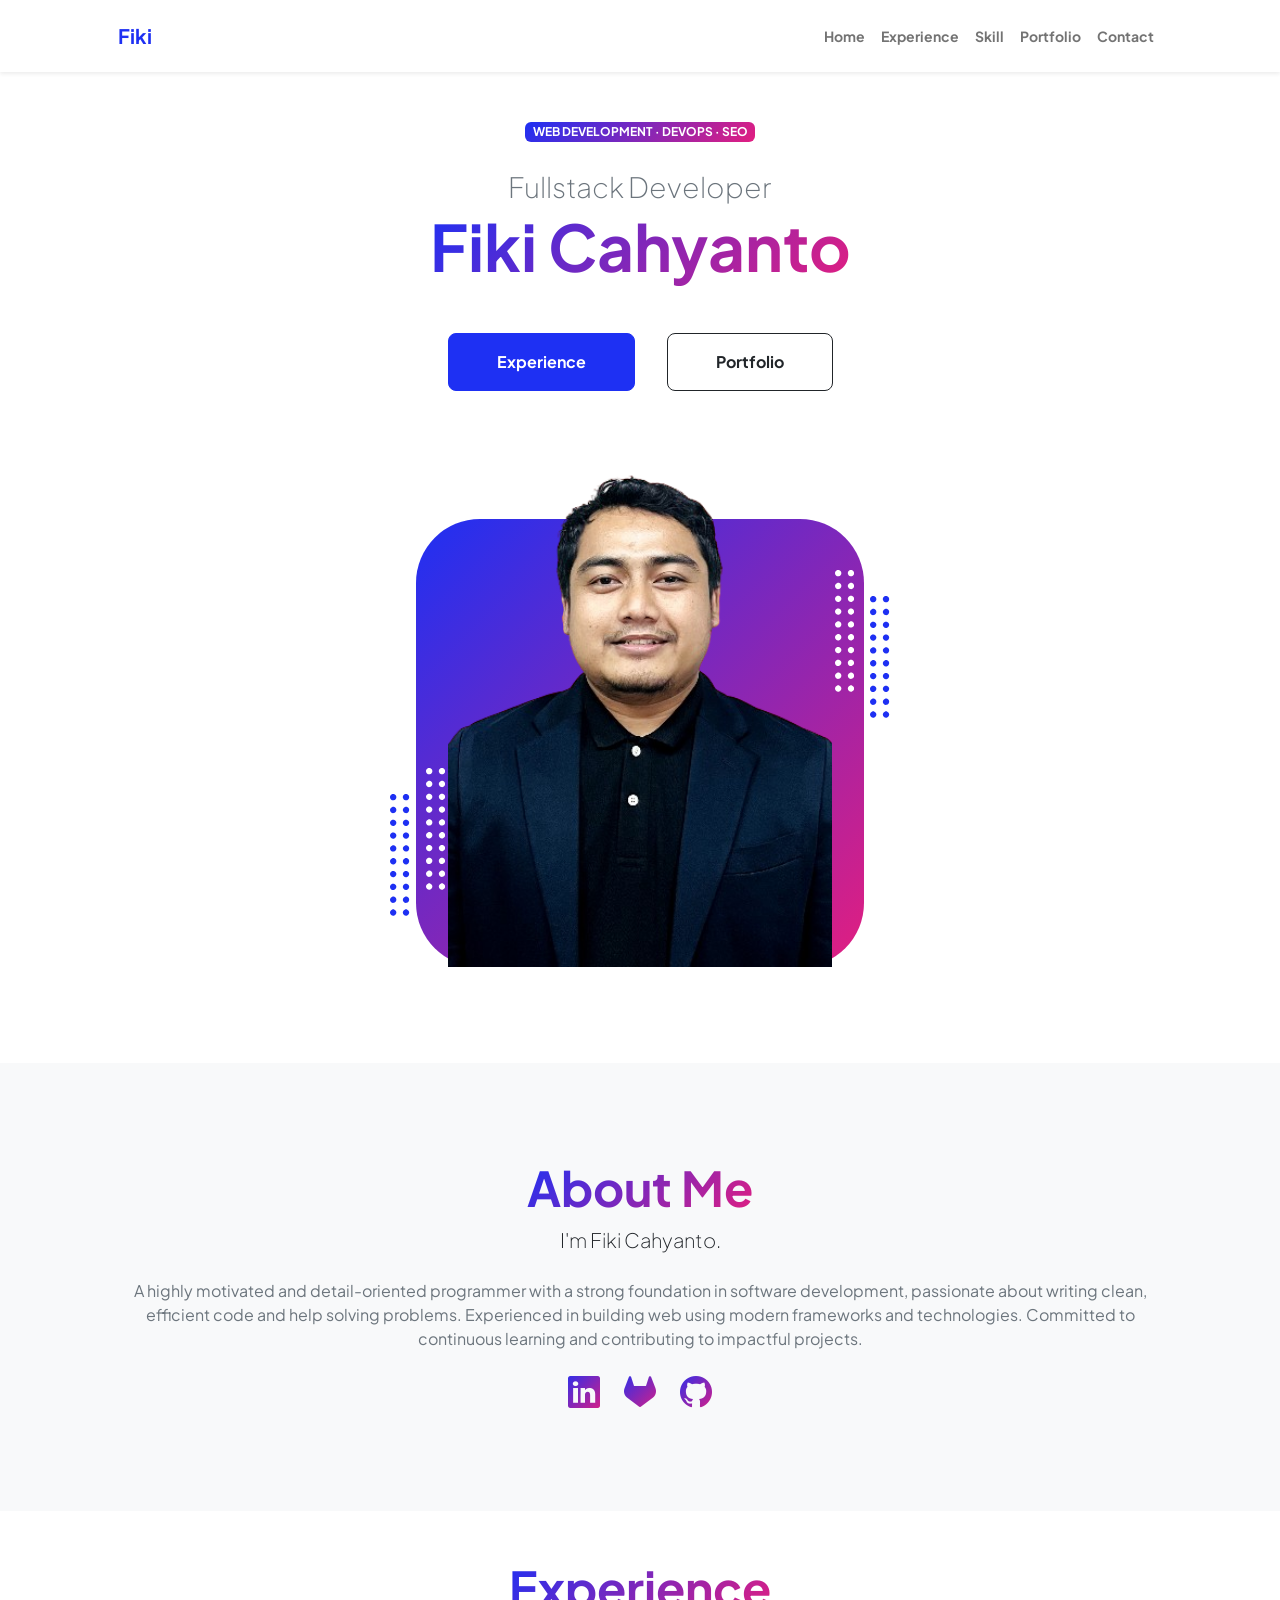
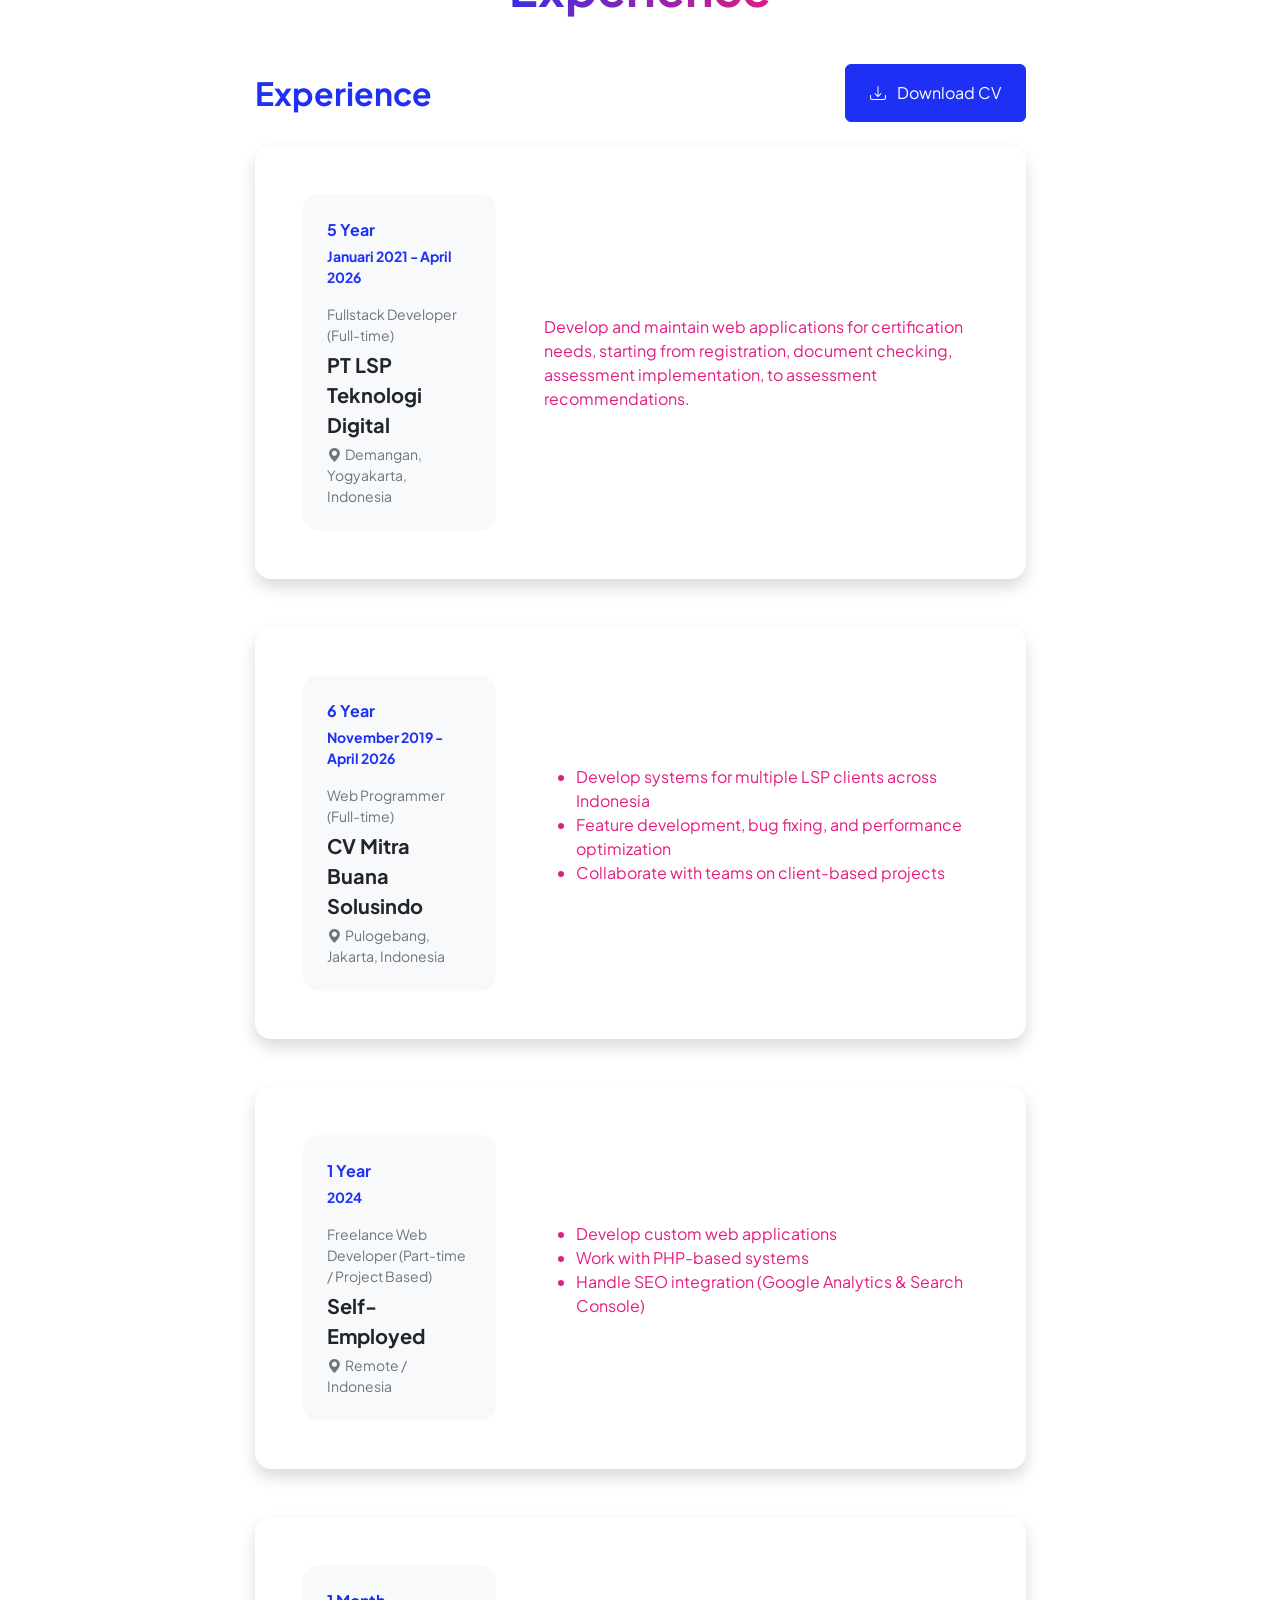
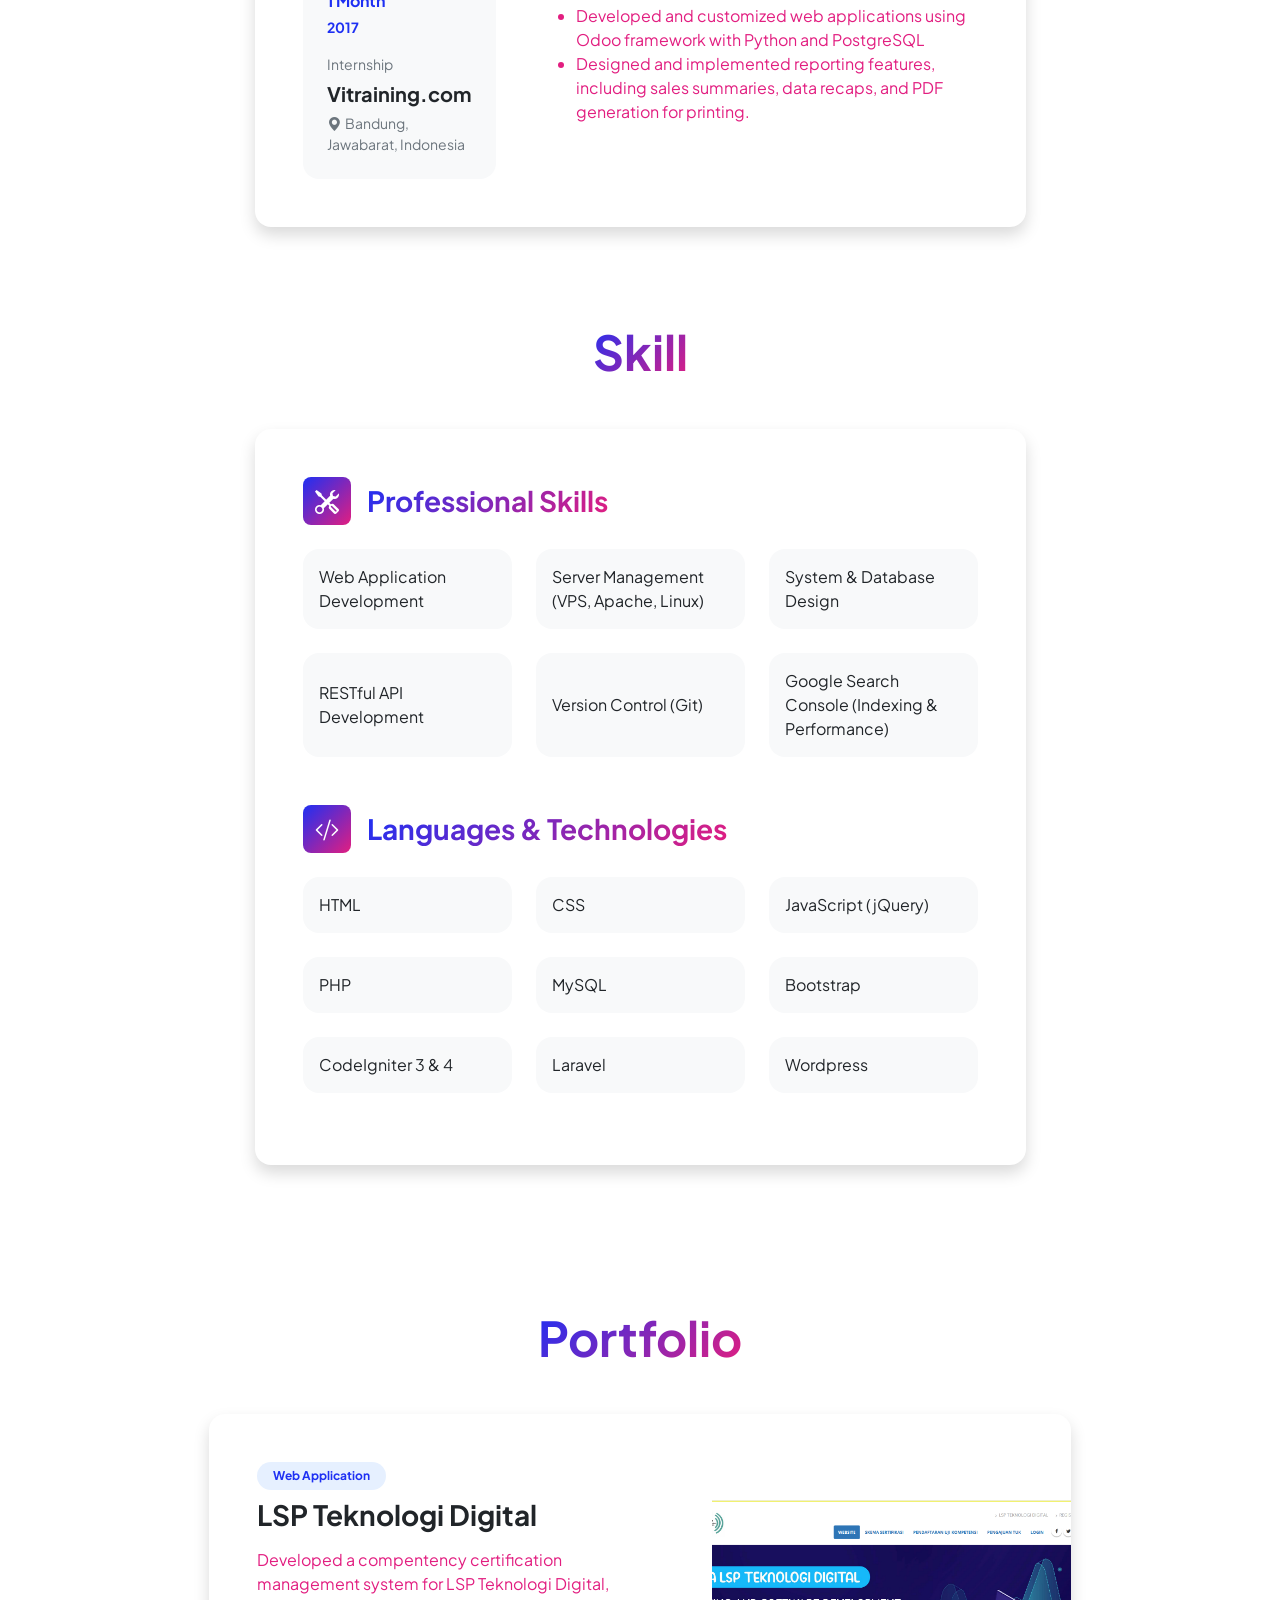
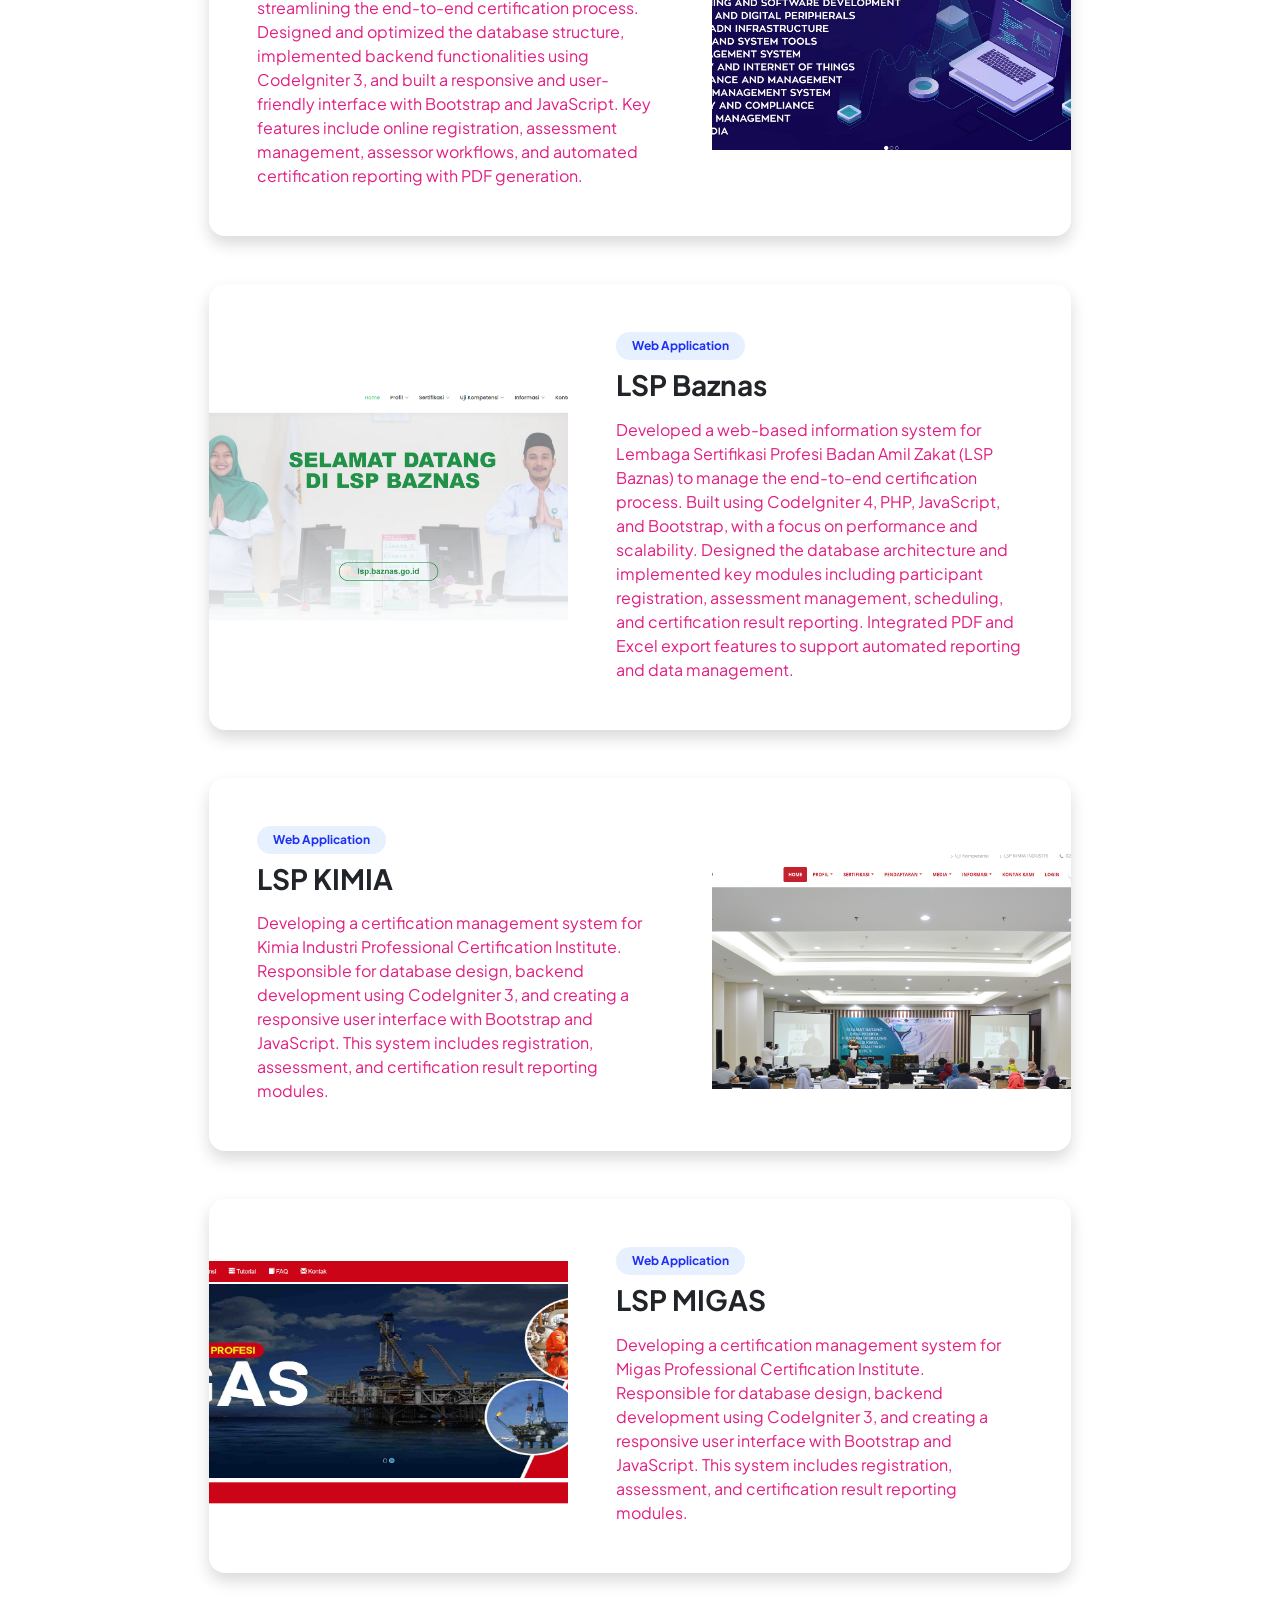
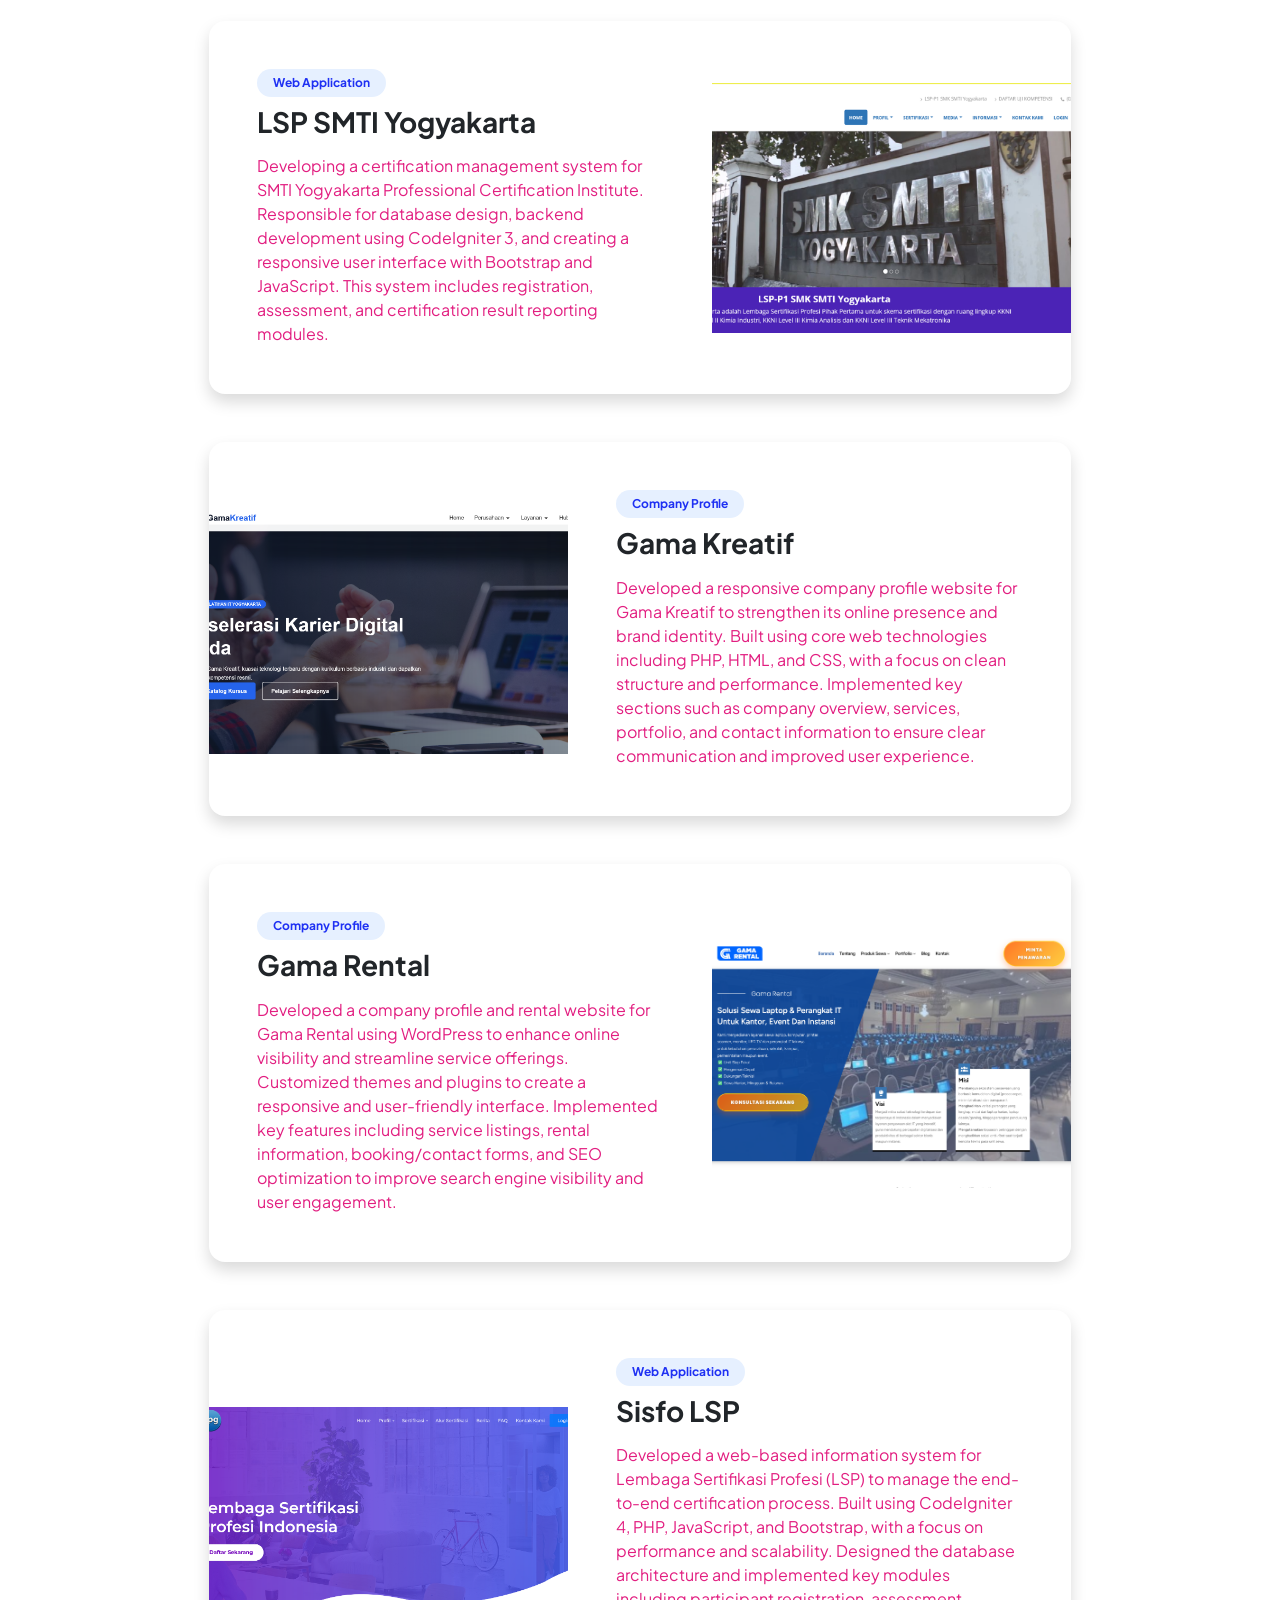
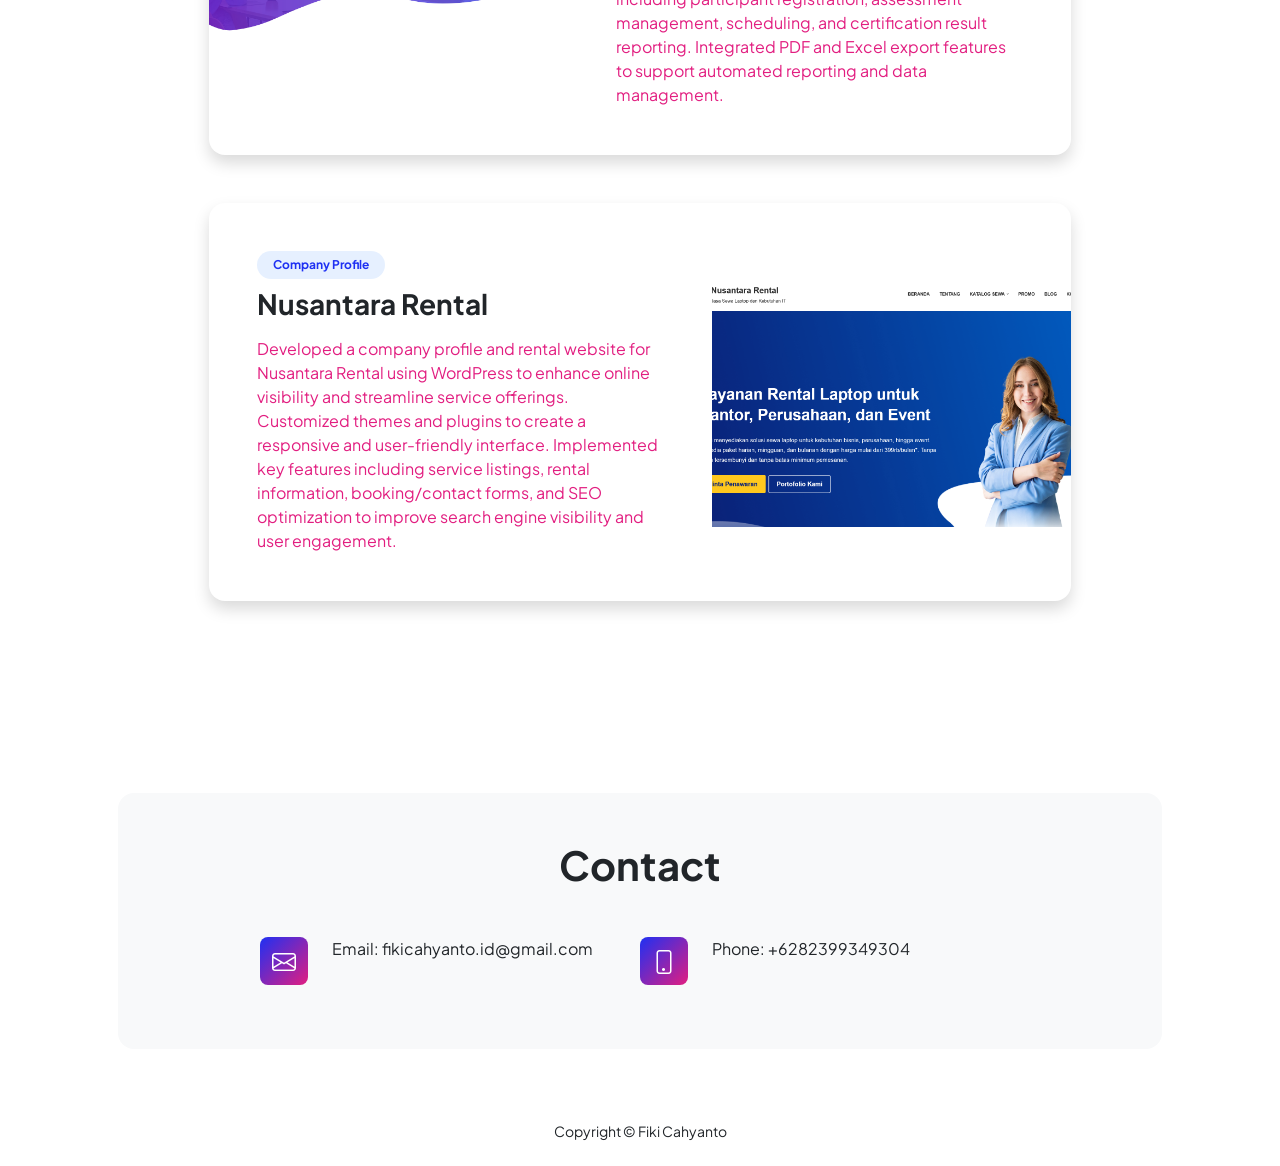
<file: index.html>
<!DOCTYPE html>
<html lang="en">
    <head>
        <meta charset="utf-8" />
        <meta name="viewport" content="width=device-width, initial-scale=1, shrink-to-fit=no" />
        <meta name="description" content="" />
        <meta name="author" content="" />
        <title>Fiki Cahyanto</title>
        <!-- Favicon-->
        <link rel="icon" type="image/x-icon" href="assets/favicon.ico" />
        <!-- Custom Google font-->
        <link rel="preconnect" href="https://fonts.googleapis.com" />
        <link rel="preconnect" href="https://fonts.gstatic.com" crossorigin />
        <link href="https://fonts.googleapis.com/css2?family=Plus+Jakarta+Sans:wght@100;200;300;400;500;600;700;800;900&amp;display=swap" rel="stylesheet" />
        <!-- Bootstrap icons-->
        <link href="https://cdn.jsdelivr.net/npm/bootstrap-icons@1.8.1/font/bootstrap-icons.css" rel="stylesheet" />
        <!-- Core theme CSS (includes Bootstrap)-->
        <link href="css/styles.css" rel="stylesheet" />
    </head>
    <body class="d-flex flex-column h-100">
        <main class="flex-shrink-0">
            <!-- Navigation-->
            <nav class="navbar navbar-expand-lg navbar-light bg-white py-3 fixed-top shadow-sm">
                <div class="container px-5">
                    <a class="navbar-brand" href="index.html"><span class="fw-bolder text-primary">Fiki</span></a>
                    <button class="navbar-toggler" type="button" data-bs-toggle="collapse" data-bs-target="#navbarSupportedContent" aria-controls="navbarSupportedContent" aria-expanded="false" aria-label="Toggle navigation"><span class="navbar-toggler-icon"></span></button>
                    <div class="collapse navbar-collapse" id="navbarSupportedContent">
                        <ul class="navbar-nav ms-auto mb-2 mb-lg-0 small fw-bolder">
                            <li class="nav-item"><a class="nav-link" href="#index">Home</a></li>
                            <li class="nav-item"><a class="nav-link" href="#experience">Experience</a></li>
                            <li class="nav-item"><a class="nav-link" href="#skill">Skill</a></li>
                            <li class="nav-item"><a class="nav-link" href="#portfolio">Portfolio</a></li>
                            <li class="nav-item"><a class="nav-link" href="#contact">Contact</a></li>
                        </ul>
                    </div>
                </div>
            </nav>
            <!-- Header-->
            <header id="index" class="py-5">
                <div class="container px-5 pb-5">
                    <div class="row gx-5 align-items-center">
                        <div class="col-xxl-5">
                            <!-- Header text content-->
                            <div class="text-center text-xxl-start">
                                <div class="badge bg-gradient-primary-to-secondary text-white mb-4"><div class="text-uppercase">Web Development &middot; DevOps &middot; SEO</div></div>
                                <div class="fs-3 fw-light text-muted">Fullstack Developer</div>
                                <h1 class="display-3 fw-bolder mb-5"><span class="text-gradient d-inline">Fiki Cahyanto</span></h1>
                                <div class="d-grid gap-3 d-sm-flex justify-content-sm-center justify-content-xxl-start mb-3">
                                    <a class="btn btn-primary btn-lg px-5 py-3 me-sm-3 fs-6 fw-bolder" href="#experience">Experience</a>
                                    <a class="btn btn-outline-dark btn-lg px-5 py-3 fs-6 fw-bolder" href="#portfolio">Portfolio</a>
                                </div>
                            </div>
                        </div>
                        <div class="col-xxl-7">
                            <!-- Header profile picture-->
                            <div class="d-flex justify-content-center mt-5 mt-xxl-0">
                                <div class="profile bg-gradient-primary-to-secondary">
                                    <img class="profile-img" src="assets/profile.png" alt="..." />
                                    <div class="dots-1">
                                        <!-- SVG Dots-->
                                        <svg version="1.1" xmlns="http://www.w3.org/2000/svg" xmlns:xlink="http://www.w3.org/1999/xlink" x="0px" y="0px" viewBox="0 0 191.6 1215.4" style="enable-background: new 0 0 191.6 1215.4" xml:space="preserve">
                                            <g transform="translate(0.000000,1280.000000) scale(0.100000,-0.100000)">
                                                <path d="M227.7,12788.6c-105-35-200-141-222-248c-43-206,163-412,369-369c155,32,275,190,260,339c-11,105-90,213-190,262        C383.7,12801.6,289.7,12808.6,227.7,12788.6z"></path>
                                                <path d="M1507.7,12788.6c-151-50-253-216-222-362c25-119,136-230,254-255c194-41,395,142,375,339c-11,105-90,213-190,262        C1663.7,12801.6,1569.7,12808.6,1507.7,12788.6z"></path>
                                                <path d="M227.7,11508.6c-105-35-200-141-222-248c-43-206,163-412,369-369c155,32,275,190,260,339c-11,105-90,213-190,262        C383.7,11521.6,289.7,11528.6,227.7,11508.6z"></path>
                                                <path d="M1507.7,11508.6c-151-50-253-216-222-362c25-119,136-230,254-255c194-41,395,142,375,339c-11,105-90,213-190,262        C1663.7,11521.6,1569.7,11528.6,1507.7,11508.6z"></path>
                                                <path d="M227.7,10228.6c-105-35-200-141-222-248c-43-206,163-412,369-369c155,32,275,190,260,339c-11,105-90,213-190,262        C383.7,10241.6,289.7,10248.6,227.7,10228.6z"></path>
                                                <path d="M1507.7,10228.6c-105-35-200-141-222-248c-43-206,163-412,369-369c155,32,275,190,260,339c-11,105-90,213-190,262        C1663.7,10241.6,1569.7,10248.6,1507.7,10228.6z"></path>
                                                <path d="M227.7,8948.6c-105-35-200-141-222-248c-43-206,163-412,369-369c155,32,275,190,260,339c-11,105-90,213-190,262        C383.7,8961.6,289.7,8968.6,227.7,8948.6z"></path>
                                                <path d="M1507.7,8948.6c-105-35-200-141-222-248c-43-206,163-412,369-369c155,32,275,190,260,339c-11,105-90,213-190,262        C1663.7,8961.6,1569.7,8968.6,1507.7,8948.6z"></path>
                                                <path d="M227.7,7668.6c-105-35-200-141-222-248c-43-206,163-412,369-369c155,32,275,190,260,339c-11,105-90,213-190,262        C383.7,7681.6,289.7,7688.6,227.7,7668.6z"></path>
                                                <path d="M1507.7,7668.6c-105-35-200-141-222-248c-43-206,163-412,369-369c155,32,275,190,260,339c-11,105-90,213-190,262        C1663.7,7681.6,1569.7,7688.6,1507.7,7668.6z"></path>
                                                <path d="M227.7,6388.6c-105-35-200-141-222-248c-43-206,163-412,369-369c155,32,275,190,260,339c-11,105-90,213-190,262        C383.7,6401.6,289.7,6408.6,227.7,6388.6z"></path>
                                                <path d="M1507.7,6388.6c-105-35-200-141-222-248c-43-206,163-412,369-369c155,32,275,190,260,339c-11,105-90,213-190,262        C1663.7,6401.6,1569.7,6408.6,1507.7,6388.6z"></path>
                                                <path d="M227.7,5108.6c-105-35-200-141-222-248c-43-206,163-412,369-369c155,32,275,190,260,339c-11,105-90,213-190,262        C383.7,5121.6,289.7,5128.6,227.7,5108.6z"></path>
                                                <path d="M1507.7,5108.6c-105-35-200-141-222-248c-43-206,163-412,369-369c155,32,275,190,260,339c-11,105-90,213-190,262        C1663.7,5121.6,1569.7,5128.6,1507.7,5108.6z"></path>
                                                <path d="M227.7,3828.6c-105-35-200-141-222-248c-43-206,163-412,369-369c155,32,275,190,260,339c-11,105-90,213-190,262        C383.7,3841.6,289.7,3848.6,227.7,3828.6z"></path>
                                                <path d="M1507.7,3828.6c-105-35-200-141-222-248c-43-206,163-412,369-369c155,32,275,190,260,339c-11,105-90,213-190,262        C1663.7,3841.6,1569.7,3848.6,1507.7,3828.6z"></path>
                                                <path d="M227.7,2548.6c-105-35-200-141-222-248c-43-206,163-412,369-369c155,32,275,190,260,339c-11,105-90,213-190,262        C383.7,2561.6,289.7,2568.6,227.7,2548.6z"></path>
                                                <path d="M1507.7,2548.6c-105-35-200-141-222-248c-43-206,163-412,369-369c155,32,275,190,260,339c-11,105-90,213-190,262        C1663.7,2561.6,1569.7,2568.6,1507.7,2548.6z"></path>
                                                <path d="M227.7,1268.6c-105-35-200-141-222-248c-43-206,163-412,369-369c155,32,275,190,260,339c-11,105-90,213-190,262        C383.7,1281.6,289.7,1288.6,227.7,1268.6z"></path>
                                                <path d="M1507.7,1268.6c-105-35-200-141-222-248c-43-206,163-412,369-369c155,32,275,190,260,339c-11,105-90,213-190,262        C1663.7,1281.6,1569.7,1288.6,1507.7,1268.6z"></path>
                                            </g>
                                        </svg>
                                        <!-- END of SVG dots-->
                                    </div>
                                    <div class="dots-2">
                                        <!-- SVG Dots-->
                                        <svg version="1.1" xmlns="http://www.w3.org/2000/svg" xmlns:xlink="http://www.w3.org/1999/xlink" x="0px" y="0px" viewBox="0 0 191.6 1215.4" style="enable-background: new 0 0 191.6 1215.4" xml:space="preserve">
                                            <g transform="translate(0.000000,1280.000000) scale(0.100000,-0.100000)">
                                                <path d="M227.7,12788.6c-105-35-200-141-222-248c-43-206,163-412,369-369c155,32,275,190,260,339c-11,105-90,213-190,262        C383.7,12801.6,289.7,12808.6,227.7,12788.6z"></path>
                                                <path d="M1507.7,12788.6c-151-50-253-216-222-362c25-119,136-230,254-255c194-41,395,142,375,339c-11,105-90,213-190,262        C1663.7,12801.6,1569.7,12808.6,1507.7,12788.6z"></path>
                                                <path d="M227.7,11508.6c-105-35-200-141-222-248c-43-206,163-412,369-369c155,32,275,190,260,339c-11,105-90,213-190,262        C383.7,11521.6,289.7,11528.6,227.7,11508.6z"></path>
                                                <path d="M1507.7,11508.6c-151-50-253-216-222-362c25-119,136-230,254-255c194-41,395,142,375,339c-11,105-90,213-190,262        C1663.7,11521.6,1569.7,11528.6,1507.7,11508.6z"></path>
                                                <path d="M227.7,10228.6c-105-35-200-141-222-248c-43-206,163-412,369-369c155,32,275,190,260,339c-11,105-90,213-190,262        C383.7,10241.6,289.7,10248.6,227.7,10228.6z"></path>
                                                <path d="M1507.7,10228.6c-105-35-200-141-222-248c-43-206,163-412,369-369c155,32,275,190,260,339c-11,105-90,213-190,262        C1663.7,10241.6,1569.7,10248.6,1507.7,10228.6z"></path>
                                                <path d="M227.7,8948.6c-105-35-200-141-222-248c-43-206,163-412,369-369c155,32,275,190,260,339c-11,105-90,213-190,262        C383.7,8961.6,289.7,8968.6,227.7,8948.6z"></path>
                                                <path d="M1507.7,8948.6c-105-35-200-141-222-248c-43-206,163-412,369-369c155,32,275,190,260,339c-11,105-90,213-190,262        C1663.7,8961.6,1569.7,8968.6,1507.7,8948.6z"></path>
                                                <path d="M227.7,7668.6c-105-35-200-141-222-248c-43-206,163-412,369-369c155,32,275,190,260,339c-11,105-90,213-190,262        C383.7,7681.6,289.7,7688.6,227.7,7668.6z"></path>
                                                <path d="M1507.7,7668.6c-105-35-200-141-222-248c-43-206,163-412,369-369c155,32,275,190,260,339c-11,105-90,213-190,262        C1663.7,7681.6,1569.7,7688.6,1507.7,7668.6z"></path>
                                                <path d="M227.7,6388.6c-105-35-200-141-222-248c-43-206,163-412,369-369c155,32,275,190,260,339c-11,105-90,213-190,262        C383.7,6401.6,289.7,6408.6,227.7,6388.6z"></path>
                                                <path d="M1507.7,6388.6c-105-35-200-141-222-248c-43-206,163-412,369-369c155,32,275,190,260,339c-11,105-90,213-190,262        C1663.7,6401.6,1569.7,6408.6,1507.7,6388.6z"></path>
                                                <path d="M227.7,5108.6c-105-35-200-141-222-248c-43-206,163-412,369-369c155,32,275,190,260,339c-11,105-90,213-190,262        C383.7,5121.6,289.7,5128.6,227.7,5108.6z"></path>
                                                <path d="M1507.7,5108.6c-105-35-200-141-222-248c-43-206,163-412,369-369c155,32,275,190,260,339c-11,105-90,213-190,262        C1663.7,5121.6,1569.7,5128.6,1507.7,5108.6z"></path>
                                                <path d="M227.7,3828.6c-105-35-200-141-222-248c-43-206,163-412,369-369c155,32,275,190,260,339c-11,105-90,213-190,262        C383.7,3841.6,289.7,3848.6,227.7,3828.6z"></path>
                                                <path d="M1507.7,3828.6c-105-35-200-141-222-248c-43-206,163-412,369-369c155,32,275,190,260,339c-11,105-90,213-190,262        C1663.7,3841.6,1569.7,3848.6,1507.7,3828.6z"></path>
                                                <path d="M227.7,2548.6c-105-35-200-141-222-248c-43-206,163-412,369-369c155,32,275,190,260,339c-11,105-90,213-190,262        C383.7,2561.6,289.7,2568.6,227.7,2548.6z"></path>
                                                <path d="M1507.7,2548.6c-105-35-200-141-222-248c-43-206,163-412,369-369c155,32,275,190,260,339c-11,105-90,213-190,262        C1663.7,2561.6,1569.7,2568.6,1507.7,2548.6z"></path>
                                                <path d="M227.7,1268.6c-105-35-200-141-222-248c-43-206,163-412,369-369c155,32,275,190,260,339c-11,105-90,213-190,262        C383.7,1281.6,289.7,1288.6,227.7,1268.6z"></path>
                                                <path d="M1507.7,1268.6c-105-35-200-141-222-248c-43-206,163-412,369-369c155,32,275,190,260,339c-11,105-90,213-190,262        C1663.7,1281.6,1569.7,1288.6,1507.7,1268.6z"></path>
                                            </g>
                                        </svg>
                                        <!-- END of SVG dots-->
                                    </div>
                                    <div class="dots-3">
                                        <!-- SVG Dots-->
                                        <svg version="1.1" xmlns="http://www.w3.org/2000/svg" xmlns:xlink="http://www.w3.org/1999/xlink" x="0px" y="0px" viewBox="0 0 191.6 1215.4" style="enable-background: new 0 0 191.6 1215.4" xml:space="preserve">
                                            <g transform="translate(0.000000,1280.000000) scale(0.100000,-0.100000)">
                                                <path d="M227.7,12788.6c-105-35-200-141-222-248c-43-206,163-412,369-369c155,32,275,190,260,339c-11,105-90,213-190,262        C383.7,12801.6,289.7,12808.6,227.7,12788.6z"></path>
                                                <path d="M1507.7,12788.6c-151-50-253-216-222-362c25-119,136-230,254-255c194-41,395,142,375,339c-11,105-90,213-190,262        C1663.7,12801.6,1569.7,12808.6,1507.7,12788.6z"></path>
                                                <path d="M227.7,11508.6c-105-35-200-141-222-248c-43-206,163-412,369-369c155,32,275,190,260,339c-11,105-90,213-190,262        C383.7,11521.6,289.7,11528.6,227.7,11508.6z"></path>
                                                <path d="M1507.7,11508.6c-151-50-253-216-222-362c25-119,136-230,254-255c194-41,395,142,375,339c-11,105-90,213-190,262        C1663.7,11521.6,1569.7,11528.6,1507.7,11508.6z"></path>
                                                <path d="M227.7,10228.6c-105-35-200-141-222-248c-43-206,163-412,369-369c155,32,275,190,260,339c-11,105-90,213-190,262        C383.7,10241.6,289.7,10248.6,227.7,10228.6z"></path>
                                                <path d="M1507.7,10228.6c-105-35-200-141-222-248c-43-206,163-412,369-369c155,32,275,190,260,339c-11,105-90,213-190,262        C1663.7,10241.6,1569.7,10248.6,1507.7,10228.6z"></path>
                                                <path d="M227.7,8948.6c-105-35-200-141-222-248c-43-206,163-412,369-369c155,32,275,190,260,339c-11,105-90,213-190,262        C383.7,8961.6,289.7,8968.6,227.7,8948.6z"></path>
                                                <path d="M1507.7,8948.6c-105-35-200-141-222-248c-43-206,163-412,369-369c155,32,275,190,260,339c-11,105-90,213-190,262        C1663.7,8961.6,1569.7,8968.6,1507.7,8948.6z"></path>
                                                <path d="M227.7,7668.6c-105-35-200-141-222-248c-43-206,163-412,369-369c155,32,275,190,260,339c-11,105-90,213-190,262        C383.7,7681.6,289.7,7688.6,227.7,7668.6z"></path>
                                                <path d="M1507.7,7668.6c-105-35-200-141-222-248c-43-206,163-412,369-369c155,32,275,190,260,339c-11,105-90,213-190,262        C1663.7,7681.6,1569.7,7688.6,1507.7,7668.6z"></path>
                                                <path d="M227.7,6388.6c-105-35-200-141-222-248c-43-206,163-412,369-369c155,32,275,190,260,339c-11,105-90,213-190,262        C383.7,6401.6,289.7,6408.6,227.7,6388.6z"></path>
                                                <path d="M1507.7,6388.6c-105-35-200-141-222-248c-43-206,163-412,369-369c155,32,275,190,260,339c-11,105-90,213-190,262        C1663.7,6401.6,1569.7,6408.6,1507.7,6388.6z"></path>
                                                <path d="M227.7,5108.6c-105-35-200-141-222-248c-43-206,163-412,369-369c155,32,275,190,260,339c-11,105-90,213-190,262        C383.7,5121.6,289.7,5128.6,227.7,5108.6z"></path>
                                                <path d="M1507.7,5108.6c-105-35-200-141-222-248c-43-206,163-412,369-369c155,32,275,190,260,339c-11,105-90,213-190,262        C1663.7,5121.6,1569.7,5128.6,1507.7,5108.6z"></path>
                                                <path d="M227.7,3828.6c-105-35-200-141-222-248c-43-206,163-412,369-369c155,32,275,190,260,339c-11,105-90,213-190,262        C383.7,3841.6,289.7,3848.6,227.7,3828.6z"></path>
                                                <path d="M1507.7,3828.6c-105-35-200-141-222-248c-43-206,163-412,369-369c155,32,275,190,260,339c-11,105-90,213-190,262        C1663.7,3841.6,1569.7,3848.6,1507.7,3828.6z"></path>
                                                <path d="M227.7,2548.6c-105-35-200-141-222-248c-43-206,163-412,369-369c155,32,275,190,260,339c-11,105-90,213-190,262        C383.7,2561.6,289.7,2568.6,227.7,2548.6z"></path>
                                                <path d="M1507.7,2548.6c-105-35-200-141-222-248c-43-206,163-412,369-369c155,32,275,190,260,339c-11,105-90,213-190,262        C1663.7,2561.6,1569.7,2568.6,1507.7,2548.6z"></path>
                                                <path d="M227.7,1268.6c-105-35-200-141-222-248c-43-206,163-412,369-369c155,32,275,190,260,339c-11,105-90,213-190,262        C383.7,1281.6,289.7,1288.6,227.7,1268.6z"></path>
                                                <path d="M1507.7,1268.6c-105-35-200-141-222-248c-43-206,163-412,369-369c155,32,275,190,260,339c-11,105-90,213-190,262        C1663.7,1281.6,1569.7,1288.6,1507.7,1268.6z"></path>
                                            </g>
                                        </svg>
                                        <!-- END of SVG dots-->
                                    </div>
                                    <div class="dots-4">
                                        <!-- SVG Dots-->
                                        <svg version="1.1" xmlns="http://www.w3.org/2000/svg" xmlns:xlink="http://www.w3.org/1999/xlink" x="0px" y="0px" viewBox="0 0 191.6 1215.4" style="enable-background: new 0 0 191.6 1215.4" xml:space="preserve">
                                            <g transform="translate(0.000000,1280.000000) scale(0.100000,-0.100000)">
                                                <path d="M227.7,12788.6c-105-35-200-141-222-248c-43-206,163-412,369-369c155,32,275,190,260,339c-11,105-90,213-190,262        C383.7,12801.6,289.7,12808.6,227.7,12788.6z"></path>
                                                <path d="M1507.7,12788.6c-151-50-253-216-222-362c25-119,136-230,254-255c194-41,395,142,375,339c-11,105-90,213-190,262        C1663.7,12801.6,1569.7,12808.6,1507.7,12788.6z"></path>
                                                <path d="M227.7,11508.6c-105-35-200-141-222-248c-43-206,163-412,369-369c155,32,275,190,260,339c-11,105-90,213-190,262        C383.7,11521.6,289.7,11528.6,227.7,11508.6z"></path>
                                                <path d="M1507.7,11508.6c-151-50-253-216-222-362c25-119,136-230,254-255c194-41,395,142,375,339c-11,105-90,213-190,262        C1663.7,11521.6,1569.7,11528.6,1507.7,11508.6z"></path>
                                                <path d="M227.7,10228.6c-105-35-200-141-222-248c-43-206,163-412,369-369c155,32,275,190,260,339c-11,105-90,213-190,262        C383.7,10241.6,289.7,10248.6,227.7,10228.6z"></path>
                                                <path d="M1507.7,10228.6c-105-35-200-141-222-248c-43-206,163-412,369-369c155,32,275,190,260,339c-11,105-90,213-190,262        C1663.7,10241.6,1569.7,10248.6,1507.7,10228.6z"></path>
                                                <path d="M227.7,8948.6c-105-35-200-141-222-248c-43-206,163-412,369-369c155,32,275,190,260,339c-11,105-90,213-190,262        C383.7,8961.6,289.7,8968.6,227.7,8948.6z"></path>
                                                <path d="M1507.7,8948.6c-105-35-200-141-222-248c-43-206,163-412,369-369c155,32,275,190,260,339c-11,105-90,213-190,262        C1663.7,8961.6,1569.7,8968.6,1507.7,8948.6z"></path>
                                                <path d="M227.7,7668.6c-105-35-200-141-222-248c-43-206,163-412,369-369c155,32,275,190,260,339c-11,105-90,213-190,262        C383.7,7681.6,289.7,7688.6,227.7,7668.6z"></path>
                                                <path d="M1507.7,7668.6c-105-35-200-141-222-248c-43-206,163-412,369-369c155,32,275,190,260,339c-11,105-90,213-190,262        C1663.7,7681.6,1569.7,7688.6,1507.7,7668.6z"></path>
                                                <path d="M227.7,6388.6c-105-35-200-141-222-248c-43-206,163-412,369-369c155,32,275,190,260,339c-11,105-90,213-190,262        C383.7,6401.6,289.7,6408.6,227.7,6388.6z"></path>
                                                <path d="M1507.7,6388.6c-105-35-200-141-222-248c-43-206,163-412,369-369c155,32,275,190,260,339c-11,105-90,213-190,262        C1663.7,6401.6,1569.7,6408.6,1507.7,6388.6z"></path>
                                                <path d="M227.7,5108.6c-105-35-200-141-222-248c-43-206,163-412,369-369c155,32,275,190,260,339c-11,105-90,213-190,262        C383.7,5121.6,289.7,5128.6,227.7,5108.6z"></path>
                                                <path d="M1507.7,5108.6c-105-35-200-141-222-248c-43-206,163-412,369-369c155,32,275,190,260,339c-11,105-90,213-190,262        C1663.7,5121.6,1569.7,5128.6,1507.7,5108.6z"></path>
                                                <path d="M227.7,3828.6c-105-35-200-141-222-248c-43-206,163-412,369-369c155,32,275,190,260,339c-11,105-90,213-190,262        C383.7,3841.6,289.7,3848.6,227.7,3828.6z"></path>
                                                <path d="M1507.7,3828.6c-105-35-200-141-222-248c-43-206,163-412,369-369c155,32,275,190,260,339c-11,105-90,213-190,262        C1663.7,3841.6,1569.7,3848.6,1507.7,3828.6z"></path>
                                                <path d="M227.7,2548.6c-105-35-200-141-222-248c-43-206,163-412,369-369c155,32,275,190,260,339c-11,105-90,213-190,262        C383.7,2561.6,289.7,2568.6,227.7,2548.6z"></path>
                                                <path d="M1507.7,2548.6c-105-35-200-141-222-248c-43-206,163-412,369-369c155,32,275,190,260,339c-11,105-90,213-190,262        C1663.7,2561.6,1569.7,2568.6,1507.7,2548.6z"></path>
                                                <path d="M227.7,1268.6c-105-35-200-141-222-248c-43-206,163-412,369-369c155,32,275,190,260,339c-11,105-90,213-190,262        C383.7,1281.6,289.7,1288.6,227.7,1268.6z"></path>
                                                <path d="M1507.7,1268.6c-105-35-200-141-222-248c-43-206,163-412,369-369c155,32,275,190,260,339c-11,105-90,213-190,262        C1663.7,1281.6,1569.7,1288.6,1507.7,1268.6z"></path>
                                            </g>
                                        </svg>
                                        <!-- END of SVG dots-->
                                    </div>
                                </div>
                            </div>
                        </div>
                    </div>
                </div>
            </header>
            <!-- About Section-->
            <section class="bg-light py-5">
                <div class="container px-5">
                    <div class="row gx-5 justify-content-center">
                        <div class="col-xxl-8">
                            <div class="text-center my-5">
                                <h2 class="display-5 fw-bolder"><span class="text-gradient d-inline">About Me</span></h2>
                                <p class="lead fw-light mb-4">I'm Fiki Cahyanto.</p>
                                <p class="text-muted">A highly motivated and detail-oriented programmer with a strong foundation in software development, passionate about writing clean, efficient code and help solving problems. Experienced in building web using modern frameworks and technologies. Committed to continuous learning and contributing to impactful projects.</p>
                                <div class="d-flex justify-content-center fs-2 gap-4">
                                    <a class="text-gradient" href="https://www.linkedin.com/in/fikicahyanto"><i class="bi bi-linkedin"></i></a>
                                    <a class="text-gradient" href="https://gitlab.com/fikicahyanto"><i class="bi bi-gitlab"></i></a>
                                    <a class="text-gradient" href="https://github.com/fikicahyanto"><i class="bi bi-github"></i></a>
                                </div>
                            </div>
                        </div>
                    </div>
                </div>
            </section>
            <section id="experience">
                <!-- Page Content-->
                <div class="container px-5 my-5">
                    <div class="text-center mb-5">
                        <h1 class="display-5 fw-bolder mb-0"><span class="text-gradient d-inline">Experience</span></h1>
                    </div>
                    <div class="row gx-5 justify-content-center">
                        <div class="col-lg-11 col-xl-9 col-xxl-8">
                            <!-- Experience Section-->
                            <section>
                                <div class="d-flex align-items-center justify-content-between mb-4">
                                    <h2 class="text-primary fw-bolder mb-0">Experience</h2>
                                    <!-- Download resume button-->
                                    <a class="btn btn-primary px-4 py-3" href="https://drive.google.com/file/d/1d1nGrMO2sSFWVQRGh0pF5LOZUMXPHIbQ/view?usp=sharing" target="_blank">
                                        <div class="d-inline-block bi bi-download me-2"></div>
                                        Download CV
                                    </a>
                                </div>
                                <!-- Experience Card 1-->
                                <div class="card shadow border-0 rounded-4 mb-5">
                                    <div class="card-body p-5">
                                        <div class="row align-items-center gx-5">
                                            <div class="col-12 col-lg-4 text-center text-lg-start mb-4 mb-lg-0">
                                                <div class="bg-light p-4 rounded-4 h-100">
                                                    <div class="text-primary fw-bolder mb-1">5 Year</div>
                                                    <div class="text-primary fw-bolder mb-3 small">Januari 2021 - April 2026</div>
                                                    <div class="small text-muted mb-1">Fullstack Developer (Full-time)</div>
                                                    <div class="fs-5 fw-bold text-dark mb-1">PT LSP Teknologi Digital</div>
                                                    <div class="small text-muted"><i class="bi bi-geo-alt-fill me-1"></i>Demangan, Yogyakarta, Indonesia</div>
                                                </div>
                                            </div>
                                            <div class="col-12 col-lg-8">
                                                <div class="text-secondary lh-base">
                                                    Develop and maintain web applications for certification needs, starting from registration, document checking, assessment implementation, to assessment recommendations.
                                                </div>
                                            </div>
                                        </div>
                                    </div>
                                </div>
                                <!-- Experience Card 2-->
                                <div class="card shadow border-0 rounded-4 mb-5">
                                    <div class="card-body p-5">
                                        <div class="row align-items-center gx-5">
                                            <div class="col-12 col-lg-4 text-center text-lg-start mb-4 mb-lg-0">
                                                <div class="bg-light p-4 rounded-4 h-100">
                                                    <div class="text-primary fw-bolder mb-1">6 Year</div>
                                                    <div class="text-primary fw-bolder mb-3 small">November 2019 - April 2026</div>
                                                    <div class="small text-muted mb-1">Web Programmer (Full-time)</div>
                                                    <div class="fs-5 fw-bold text-dark mb-1">CV Mitra Buana Solusindo</div>
                                                    <div class="small text-muted"><i class="bi bi-geo-alt-fill me-1"></i>Pulogebang, Jakarta, Indonesia</div>
                                                </div>
                                            </div>
                                            <div class="col-12 col-lg-8">
                                                <div class="text-secondary lh-base">
                                                    <ul>
                                                        <li> Develop systems for multiple LSP clients across Indonesia</li>
                                                        <li> Feature development, bug fixing, and performance optimization</li>
                                                        <li> Collaborate with teams on client-based projects</li>
                                                    </ul>
                                                </div>
                                            </div>
                                        </div>
                                    </div>
                                </div>
                                 <!-- Experience Card 3 (Freelance)-->
                                <div class="card shadow border-0 rounded-4 mb-5">
                                    <div class="card-body p-5">
                                        <div class="row align-items-center gx-5">
                                            <div class="col-12 col-lg-4 text-center text-lg-start mb-4 mb-lg-0">
                                                <div class="bg-light p-4 rounded-4 h-100">
                                                    <div class="text-primary fw-bolder mb-1">1 Year</div>
                                                    <div class="text-primary fw-bolder mb-3 small">2024</div>
                                                    <div class="small text-muted mb-1">Freelance Web Developer (Part-time / Project Based)</div>
                                                    <div class="fs-5 fw-bold text-dark mb-1">Self-Employed</div>
                                                    <div class="small text-muted">
                                                        <i class="bi bi-geo-alt-fill me-1"></i>Remote / Indonesia
                                                    </div>
                                                </div>
                                            </div>
                                            <div class="col-12 col-lg-8">
                                                <div class="text-secondary lh-base">
                                                    <ul>
                                                        <li>Develop custom web applications</li>
                                                        <li>Work with PHP-based systems</li>
                                                        <li>Handle SEO integration (Google Analytics & Search Console)</li>
                                                    </ul>
                                                </div>
                                            </div>
                                        </div>
                                    </div>
                                </div> 
                                <!-- Experience Card 3-->
                                <div class="card shadow border-0 rounded-4 mb-5">
                                    <div class="card-body p-5">
                                        <div class="row align-items-center gx-5">
                                            <div class="col-12 col-lg-4 text-center text-lg-start mb-4 mb-lg-0">
                                                <div class="bg-light p-4 rounded-4 h-100">
                                                    <div class="text-primary fw-bolder mb-1">1 Month</div>
                                                    <div class="text-primary fw-bolder mb-3 small">2017</div>
                                                    <div class="small text-muted mb-1">Internship</div>
                                                    <div class="fs-5 fw-bold text-dark mb-1">Vitraining.com</div>
                                                    <div class="small text-muted"><i class="bi bi-geo-alt-fill me-1"></i>Bandung, Jawabarat, Indonesia</div>
                                                </div>
                                            </div>
                                            <div class="col-12 col-lg-8">
                                                <div class="text-secondary text-justify lh-base">
                                                    <ul>
                                                        <li>Developed and customized web applications using Odoo framework with Python and PostgreSQL</li>
                                                        <li>Designed and implemented reporting features, including sales summaries, data recaps, and PDF generation for printing.</li>
                                                    </ul>
                                                </div>
                                            </div>
                                        </div>
                                    </div>
                                </div>
                            </section>
                            
                            <div class="pb-5"></div>
                            <!-- Skills Section-->
                            <section id="skill">
                                <div class="text-center mb-5">
                                    <h1 class="display-5 fw-bolder mb-0"><span class="text-gradient d-inline">Skill</span></h1>
                                </div>
                                <!-- Skillset Card-->
                                <div class="card shadow border-0 rounded-4 mb-5">
                                    <div class="card-body p-5">
                                        <!-- Professional skills list-->
                                        <div class="mb-5">
                                            <div class="d-flex align-items-center mb-4">
                                                <div class="feature bg-primary bg-gradient-primary-to-secondary text-white rounded-3 me-3">
                                                    <i class="bi bi-tools"></i>
                                                </div>
                                                <h3 class="fw-bolder mb-0">
                                                    <span class="text-gradient d-inline">Professional Skills</span>
                                                </h3>
                                            </div>
                                            <div class="row row-cols-1 row-cols-md-3 mb-4">
                                                <div class="col mb-4 mb-md-0">
                                                    <div class="d-flex align-items-center bg-light rounded-4 p-3 h-100">
                                                        Web Application Development
                                                    </div>
                                                </div>
                                                <div class="col mb-4 mb-md-0">
                                                    <div class="d-flex align-items-center bg-light rounded-4 p-3 h-100">
                                                       Server Management (VPS, Apache, Linux)
                                                    </div>
                                                </div>
                                                <div class="col">
                                                    <div class="d-flex align-items-center bg-light rounded-4 p-3 h-100">
                                                        System & Database Design
                                                    </div>
                                                </div>
                                            </div>
                                            <div class="row row-cols-1 row-cols-md-3">
                                                <div class="col mb-4 mb-md-0">
                                                    <div class="d-flex align-items-center bg-light rounded-4 p-3 h-100">
                                                       RESTful API Development
                                                    </div>
                                                </div>
                                                <div class="col mb-4 mb-md-0">
                                                    <div class="d-flex align-items-center bg-light rounded-4 p-3 h-100">
                                                        Version Control (Git)
                                                    </div>
                                                </div>
                                                <div class="col">
                                                    <div class="d-flex align-items-center bg-light rounded-4 p-3 h-100">
                                                    Google Search Console (Indexing & Performance)
                                                    </div>
                                                </div>
                                            </div>
                                        </div>

                                        <!-- Languages & Technologies list-->
                                        <div class="mb-0">
                                            <div class="d-flex align-items-center mb-4">
                                                <div class="feature bg-primary bg-gradient-primary-to-secondary text-white rounded-3 me-3">
                                                    <i class="bi bi-code-slash"></i>
                                                </div>
                                                <h3 class="fw-bolder mb-0">
                                                    <span class="text-gradient d-inline">Languages & Technologies</span>
                                                </h3>
                                            </div>
                                            <div class="row row-cols-1 row-cols-md-3 mb-4">
                                                <div class="col mb-4 mb-md-0">
                                                    <div class="d-flex align-items-center bg-light rounded-4 p-3 h-100">HTML</div>
                                                </div>
                                                <div class="col mb-4 mb-md-0">
                                                    <div class="d-flex align-items-center bg-light rounded-4 p-3 h-100">CSS</div>
                                                </div>
                                                <div class="col">
                                                    <div class="d-flex align-items-center bg-light rounded-4 p-3 h-100">JavaScript (jQuery)</div>
                                                </div>
                                            </div>
                                            <div class="row row-cols-1 row-cols-md-3 mb-4">
                                                <div class="col mb-4 mb-md-0">
                                                    <div class="d-flex align-items-center bg-light rounded-4 p-3 h-100">PHP</div>
                                                </div>
                                                <div class="col mb-4 mb-md-0">
                                                    <div class="d-flex align-items-center bg-light rounded-4 p-3 h-100">MySQL</div>
                                                </div>
                                                <div class="col">
                                                    <div class="d-flex align-items-center bg-light rounded-4 p-3 h-100">Bootstrap</div>
                                                </div>
                                            </div>
                                            <div class="row row-cols-1 row-cols-md-3 mb-4">
                                                <div class="col mb-4 mb-md-0">
                                                    <div class="d-flex align-items-center bg-light rounded-4 p-3 h-100">CodeIgniter 3 & 4</div>
                                                </div>
                                                <div class="col mb-4 mb-md-0">
                                                    <div class="d-flex align-items-center bg-light rounded-4 p-3 h-100">Laravel</div>
                                                </div>
                                                <div class="col">
                                                    <div class="d-flex align-items-center bg-light rounded-4 p-3 h-100">Wordpress</div>
                                                </div>
                                            </div>
                                        </div>
                                    </div>
                                </div>
                            </section>
                        </div>
                    </div>
                </div>
            </section>
            <!-- Portfolio Section-->
             <section id="portfolio" class="py-5">
                <div class="container px-4 px-md-5 mb-5">
                    <div class="text-center mb-5">
                        <h1 class="display-5 fw-bolder mb-0"><span class="text-gradient d-inline">Portfolio</span></h1>
                    </div>
                    
                    <div class="row gx-5 justify-content-center">
                        <div class="col-lg-11 col-xl-10">
                            
                            <div class="card overflow-hidden shadow border-0 rounded-4 mb-5 project-card">
                                <div class="card-body p-0">
                                    <div class="row g-0 align-items-center">
                                        <div class="col-md-7 p-4 p-md-5">
                                            <span class="badge bg-primary-soft text-primary mb-2 px-3 py-2 rounded-pill fw-bold small">Web Application</span>
                                            <h2 class="fw-bolder h3 mb-3">LSP Teknologi Digital</h2>
                                            <p class="text-secondary lh-base mb-0">
                                                Developed a compentency certification management system for LSP Teknologi Digital, streamlining the end-to-end certification process. Designed and optimized the database structure, implemented backend functionalities using CodeIgniter 3, and built a responsive and user-friendly interface with Bootstrap and JavaScript. Key features include online registration, assessment management, assessor workflows, and automated certification reporting with PDF generation.
                                            </p>                                        
                                        </div>
                                        <div class="col-md-5 asset-container">
                                            <a href="https://sertifikasi.lspdigital.id" target="_blank">
                                            <img class="img-fluid w-100 h-100 object-fit-cover" src="assets/lspdigital.png" alt="LSP Teknologi Digital" />
                                            </a>
                                        </div>
                                    </div>
                                </div>
                            </div>

                            <div class="card overflow-hidden shadow border-0 rounded-4 mb-5 project-card">
                                <div class="card-body p-0">
                                    <div class="row g-0 align-items-center">
                                        <div class="col-md-7 p-4 p-md-5 order-md-last">
                                            <span class="badge bg-primary-soft text-primary mb-2 px-3 py-2 rounded-pill fw-bold small">Web Application</span>
                                            <h2 class="fw-bolder h3 mb-3">LSP Baznas</h2>
                                            <p class="text-secondary lh-base mb-0">
                                                Developed a web-based information system for Lembaga Sertifikasi Profesi Badan Amil Zakat (LSP Baznas) to manage the end-to-end certification process. Built using CodeIgniter 4, PHP, JavaScript, and Bootstrap, with a focus on performance and scalability. Designed the database architecture and implemented key modules including participant registration, assessment management, scheduling, and certification result reporting. Integrated PDF and Excel export features to support automated reporting and data management.
                                            </p>
                                        </div>
                                        <div class="col-md-5 asset-container">
                                            <a href="https://lsp.baznas.go.id" target="_blank">
                                            <img class="img-fluid w-100 h-100 object-fit-cover" src="assets/lspbaznas.png" alt="LSP BAZNAS" />
                                            </a>
                                        </div>
                                    </div>
                                </div>
                            </div>


                            <div class="card overflow-hidden shadow border-0 rounded-4 mb-5 project-card">
                                <div class="card-body p-0">
                                    <div class="row g-0 align-items-center">
                                        <div class="col-md-7 p-4 p-md-5">
                                            <span class="badge bg-primary-soft text-primary mb-2 px-3 py-2 rounded-pill fw-bold small">Web Application</span>
                                            <h2 class="fw-bolder h3 mb-3">LSP KIMIA</h2>
                                            <p class="text-secondary lh-base mb-0">Developing a certification management system for Kimia Industri Professional Certification Institute. Responsible for database design, backend development using CodeIgniter 3, and creating a responsive user interface with Bootstrap and JavaScript. This system includes registration, assessment, and certification result reporting modules.</p>
                                        </div>
                                        <div class="col-md-5 asset-container">
                                            <a href="https://lspkimiaindustri.id/" target="_blank">
                                            <img class="img-fluid w-100 h-100 object-fit-cover" src="assets/lspkimia.png" alt="LSP KIMIA" />
                                            </a>
                                        </div>
                                    </div>
                                </div>
                            </div>

                            <div class="card overflow-hidden shadow border-0 rounded-4 mb-5 project-card">
                                <div class="card-body p-0">
                                    <div class="row g-0 align-items-center">
                                        <div class="col-md-7 p-4 p-md-5 order-md-last">
                                            <span class="badge bg-primary-soft text-primary mb-2 px-3 py-2 rounded-pill fw-bold small">Web Application</span>
                                            <h2 class="fw-bolder h3 mb-3">LSP MIGAS</h2>
                                            <p class="text-secondary lh-base mb-0">Developing a certification management system for Migas Professional Certification Institute. Responsible for database design, backend development using CodeIgniter 3, and creating a responsive user interface with Bootstrap and JavaScript. This system includes registration, assessment, and certification result reporting modules.</p>
                                        </div>
                                        <div class="col-md-5 asset-container">
                                            <a href="https://sertifikasi.lsp-migas.org" target="_blank">
                                            <img class="img-fluid w-100 h-100 object-fit-cover" src="assets/lspmigas.png" alt="LSP MIGAS" />
                                            </a>
                                        </div>
                                    </div>
                                </div>
                            </div>

                            <div class="card overflow-hidden shadow border-0 rounded-4 mb-5 project-card">
                                <div class="card-body p-0">
                                    <div class="row g-0 align-items-center">
                                        <div class="col-md-7 p-4 p-md-5">
                                            <span class="badge bg-primary-soft text-primary mb-2 px-3 py-2 rounded-pill fw-bold small">Web Application</span>
                                            <h2 class="fw-bolder h3 mb-3">LSP SMTI Yogyakarta</h2>
                                            <p class="text-secondary lh-base mb-0">Developing a certification management system for SMTI Yogyakarta Professional Certification Institute. Responsible for database design, backend development using CodeIgniter 3, and creating a responsive user interface with Bootstrap and JavaScript. This system includes registration, assessment, and certification result reporting modules.</p>
                                        </div>
                                        <div class="col-md-5 asset-container">
                                            <a href="https://smtiyogyakarta.lspbnsp.id/" target="_blank">
                                            <img class="img-fluid w-100 h-100 object-fit-cover" src="assets/smtiyogya.png" alt="LSP SMTI" />
                                            </a>
                                        </div>
                                    </div>
                                </div>
                            </div>


                            <div class="card overflow-hidden shadow border-0 rounded-4 mb-5 project-card">
                                <div class="card-body p-0">
                                    <div class="row g-0 align-items-center">
                                        <div class="col-md-7 p-4 p-md-5 order-md-last">
                                            <span class="badge bg-primary-soft text-primary mb-2 px-3 py-2 rounded-pill fw-bold small">Company Profile</span>
                                            <h2 class="fw-bolder h3 mb-3">Gama Kreatif</h2>
                                            <p class="text-secondary lh-base mb-0">
                                                Developed a responsive company profile website for Gama Kreatif to strengthen its online presence and brand identity. Built using core web technologies including PHP, HTML, and CSS, with a focus on clean structure and performance. Implemented key sections such as company overview, services, portfolio, and contact information to ensure clear communication and improved user experience.
                                            </p>                                        
                                        </div>
                                        <div class="col-md-5 asset-container">
                                            <a href="https://gamakreatif.com/" target="_blank">
                                            <img class="img-fluid w-100 h-100 object-fit-cover" src="assets/gky.png" alt="Gama Kreatif" />
                                            </a>
                                        </div>
                                    </div>
                                </div>
                            </div>

                            <div class="card overflow-hidden shadow border-0 rounded-4 mb-5 project-card">
                                <div class="card-body p-0">
                                    <div class="row g-0 align-items-center">
                                        <div class="col-md-7 p-4 p-md-5">
                                            <span class="badge bg-primary-soft text-primary mb-2 px-3 py-2 rounded-pill fw-bold small">Company Profile</span>
                                            <h2 class="fw-bolder h3 mb-3">Gama Rental</h2>
                                            <p class="text-secondary lh-base mb-0">
                                                Developed a company profile and rental website for Gama Rental using WordPress to enhance online visibility and streamline service offerings. Customized themes and plugins to create a responsive and user-friendly interface. Implemented key features including service listings, rental information, booking/contact forms, and SEO optimization to improve search engine visibility and user engagement.
                                            </p>                                        
                                        </div>
                                        <div class="col-md-5 asset-container">
                                            <a href="https://gamarental.com/" target="_blank">
                                            <img class="img-fluid w-100 h-100 object-fit-cover" src="assets/gamarentals.png" alt="Nusantara Rental" />
                                            </a>
                                        </div>
                                    </div>
                                </div>
                            </div>

                            <div class="card overflow-hidden shadow border-0 rounded-4 mb-5 project-card">
                                <div class="card-body p-0">
                                    <div class="row g-0 align-items-center">
                                        <div class="col-md-7 p-4 p-md-5 order-md-last">
                                            <span class="badge bg-primary-soft text-primary mb-2 px-3 py-2 rounded-pill fw-bold small">Web Application</span>
                                            <h2 class="fw-bolder h3 mb-3">Sisfo LSP</h2>
                                            <p class="text-secondary lh-base mb-0">
                                                Developed a web-based information system for Lembaga Sertifikasi Profesi (LSP) to manage the end-to-end certification process. Built using CodeIgniter 4, PHP, JavaScript, and Bootstrap, with a focus on performance and scalability. Designed the database architecture and implemented key modules including participant registration, assessment management, scheduling, and certification result reporting. Integrated PDF and Excel export features to support automated reporting and data management.
                                            </p>                                    
                                        </div>
                                        <div class="col-md-5 asset-container">
                                            <a href="https://sisfolsp.my.id/" target="_blank">
                                            <img class="img-fluid w-100 h-100 object-fit-cover" src="assets/sisfo.png" alt="Sisfo LSP" />
                                            </a>
                                        </div>
                                    </div>
                                </div>
                            </div>

                            <div class="card overflow-hidden shadow border-0 rounded-4 mb-5 project-card">
                                <div class="card-body p-0">
                                    <div class="row g-0 align-items-center">
                                        <div class="col-md-7 p-4 p-md-5">
                                            <span class="badge bg-primary-soft text-primary mb-2 px-3 py-2 rounded-pill fw-bold small">Company Profile</span>
                                            <h2 class="fw-bolder h3 mb-3">Nusantara Rental</h2>
                                            <p class="text-secondary lh-base mb-0">
                                                Developed a company profile and rental website for Nusantara Rental using WordPress to enhance online visibility and streamline service offerings. Customized themes and plugins to create a responsive and user-friendly interface. Implemented key features including service listings, rental information, booking/contact forms, and SEO optimization to improve search engine visibility and user engagement.
                                            </p>                                        
                                        </div>
                                        <div class="col-md-5 asset-container">
                                            <a href="https://nusantararental.co.id/" target="_blank">
                                            <img class="img-fluid w-100 h-100 object-fit-cover" src="assets/nusrental.png" alt="Nusantara Rental" />
                                            </a>
                                        </div>
                                    </div>
                                </div>
                            </div>

                        </div>
                    </div>
                </div>
            </section>

            <!-- Page content-->
            <section id="contact" class="py-5">
                <div class="container px-5">
                    <!-- Contact form-->
                    <div class="bg-light rounded-4 py-5 px-4 px-md-5">
                        <div class="text-center mb-5">
                            <h1 class="fw-bolder">Contact</h1>
                        </div>
                        <div class="row gx-5 justify-content-center">
                            <div class="feature bg-primary bg-gradient-primary-to-secondary text-white rounded-3 mb-3"><i class="bi bi-envelope"></i></div>
                            <div class="col-lg-8 col-xl-4">
                                Email: fikicahyanto.id@gmail.com
                            </div>
                            <div class="feature bg-primary bg-gradient-primary-to-secondary text-white rounded-3 mb-3"><i class="bi bi-phone"></i></div>
                            <div class="col-lg-8 col-xl-4">
                                Phone: +6282399349304
                            </div>
                        </div>
                    </div>
                </div>
            </section>
        </main>
        <!-- Footer-->
        <footer class="bg-white py-4 mt-auto">
            <div class="px-5 justify-content-center">
                <div class="row align-items-center justify-content-center flex-column flex-sm-row">
                    <div class="col-auto"><div class="small m-0">Copyright &copy; Fiki Cahyanto</div></div>
                </div>
            </div>
        </footer>
        <!-- Bootstrap core JS-->
        <script src="js/bootstrap.bundle.min.js"></script>
        <!-- Core theme JS-->
        <script src="js/scripts.js"></script>
    </body>
</html>
</file>
